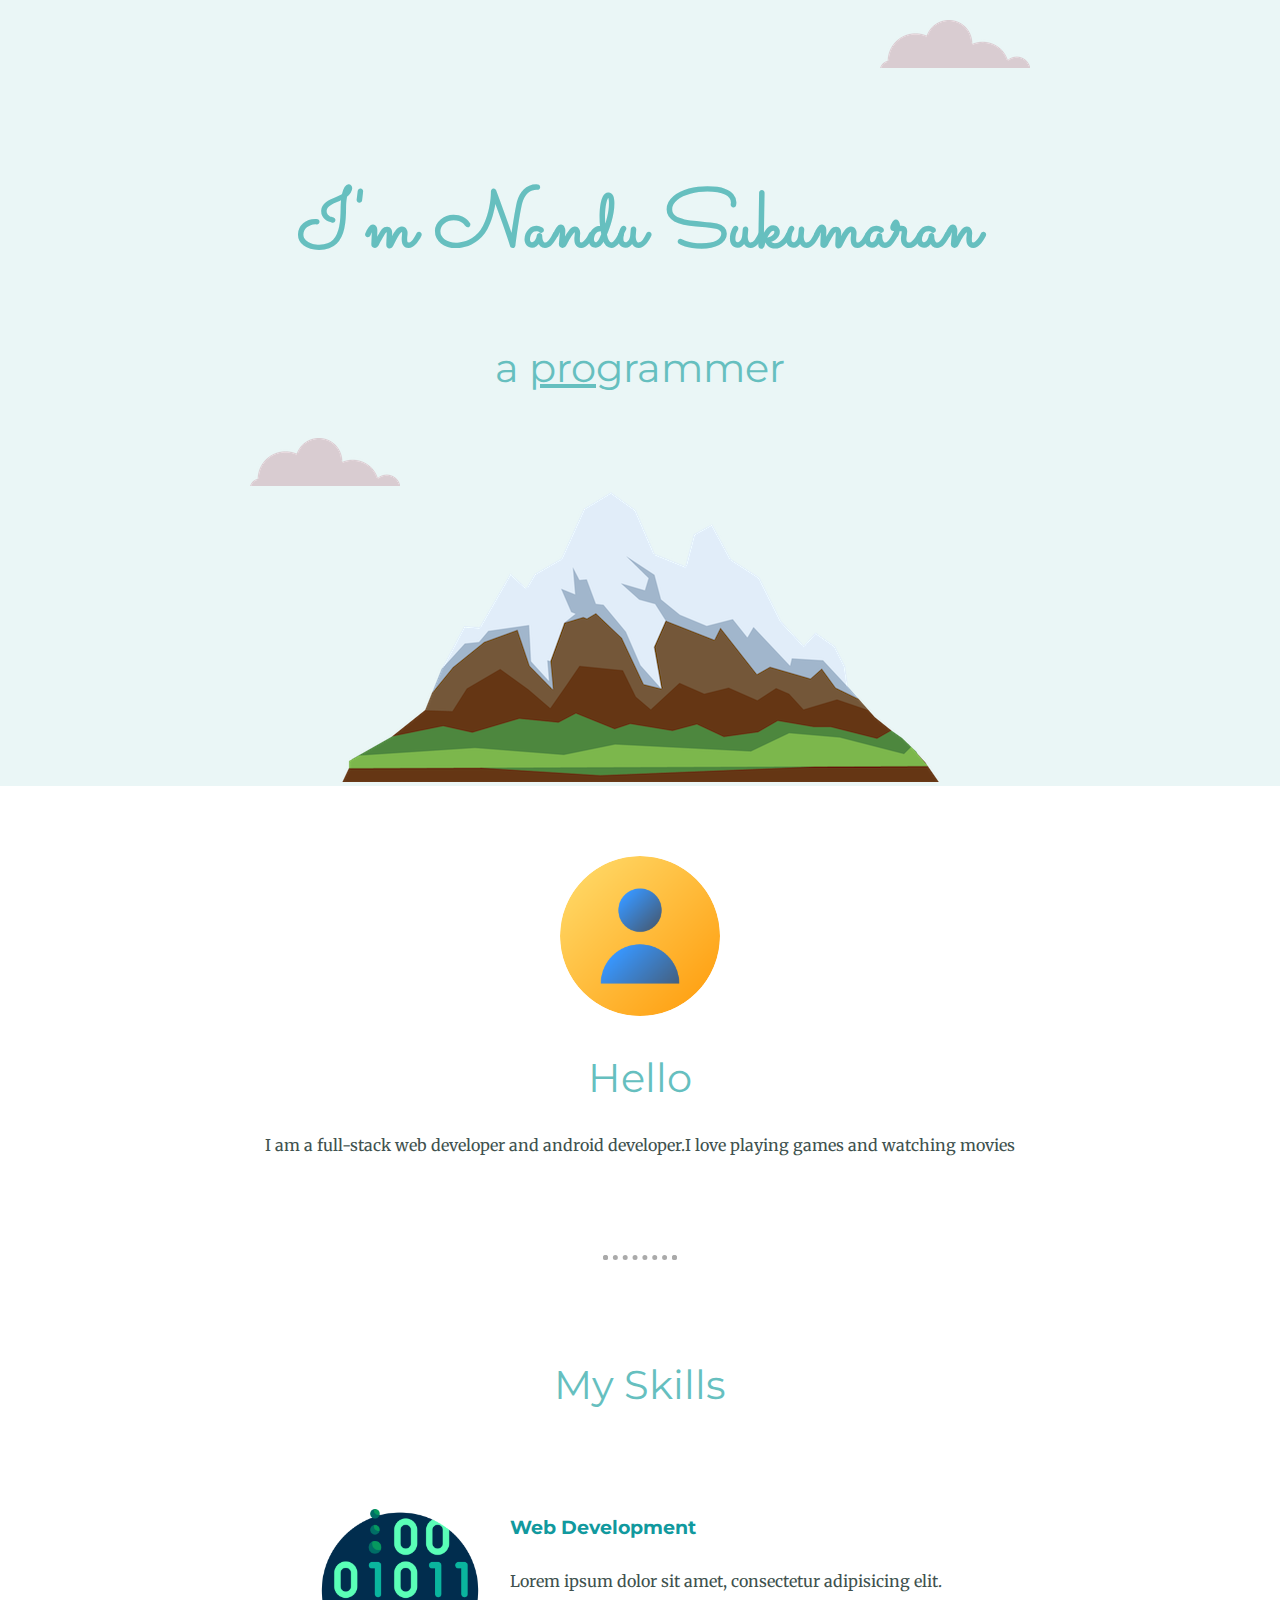
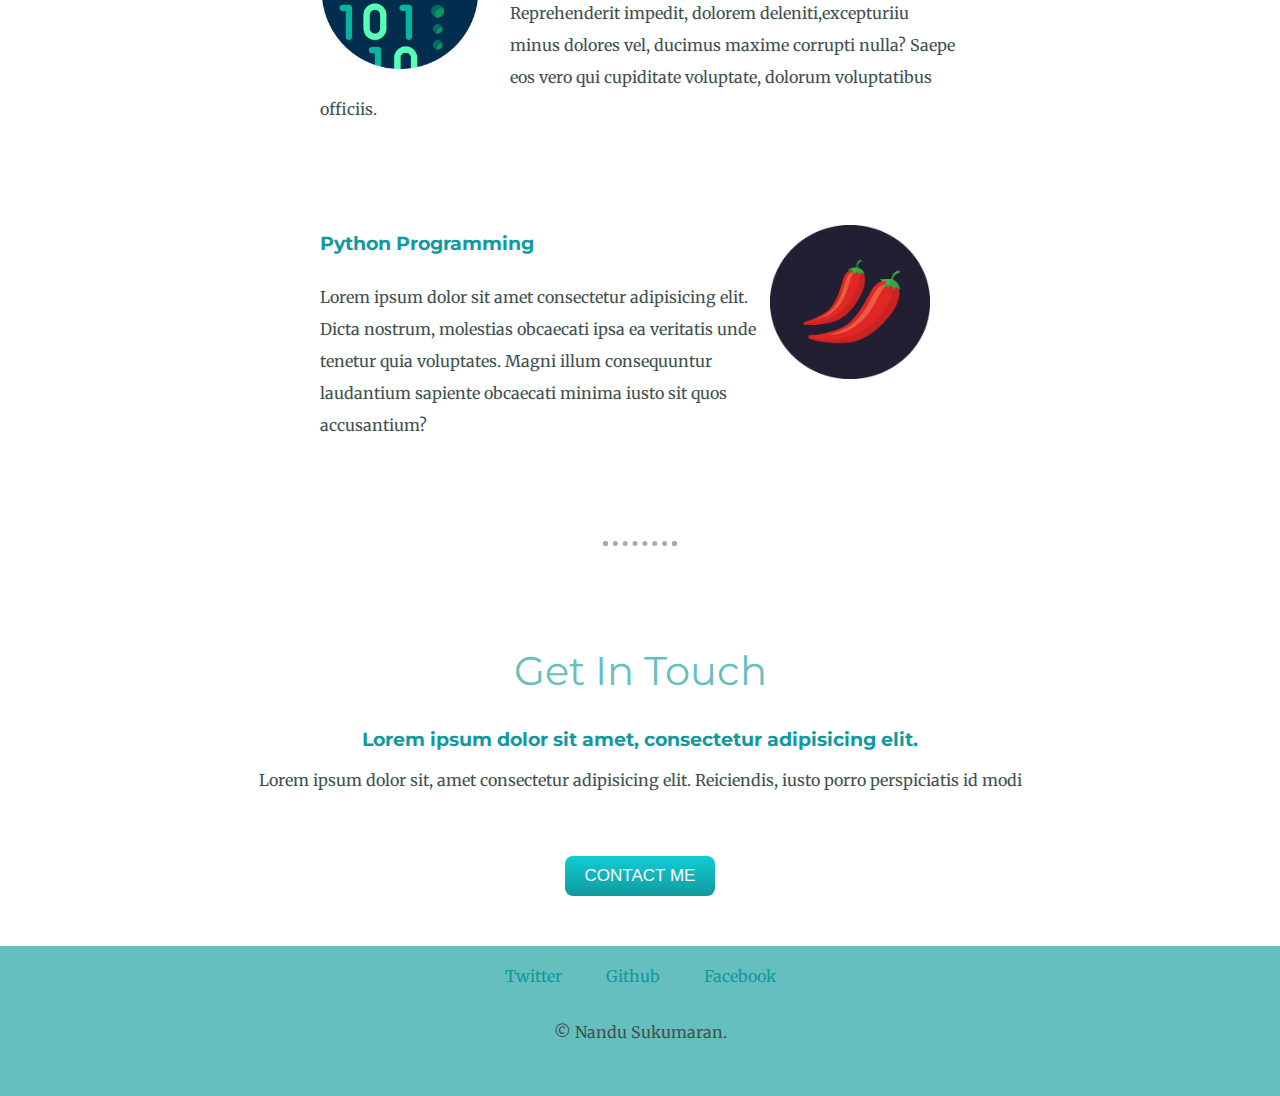
<file: index.html>
<!DOCTYPE html>
<html lang="en">

<head>
  <meta charset="UTF-8">
  <meta http-equiv="X-UA-Compatible" content="IE=edge">
  <meta name="viewport" content="width=device-width, initial-scale=1.0">
  <title>Nandu Sukumaran</title>
  <link rel="stylesheet" href="css/styles.css">
  <link rel="icon" href="css/favicon.ioc">
  <link rel="preconnect" href="https://fonts.googleapis.com">
  <link rel="preconnect" href="https://fonts.gstatic.com" crossorigin>
  <link href="https://fonts.googleapis.com/css2?family=Merriweather&family=Montserrat&family=Sacramento&display=swap"
    rel="stylesheet">
</head>

<body>
  <div class="top-container">
    <img src="image/cloud.png" alt="cloud-image" class="top_cloud_img">
    <h1>I'm Nandu Sukumaran</h1>
    <h2>a <span class="pro">pro</span>grammer</h2>
    <img src="image/cloud.png" alt="cloud-image" class="bottom_cloud_img">
    <img src="image/mountain.png" alt="mountain-image" class="mountain_img">
  </div>
  <div class="middle-container">
    <div class="profile">
      <img class="pro_pic" src="image/user.png" alt="pro-pic">
      <h2>Hello</h2>
      <p>I am a full-stack web developer and android developer.I love playing games and watching movies</p>
      <hr>
    </div>
    <div class="skills">
      <h2>My Skills</h2>
      <div class="skill_row">
        <img class="row-computer" src="image/binary-code.png" alt="computer-img">
        <h3>Web Development</h3>
        <p>Lorem ipsum dolor sit amet, consectetur adipisicing elit. Reprehenderit impedit, dolorem deleniti,excepturiiu
          minus dolores vel, ducimus maxime corrupti nulla? Saepe eos vero qui cupiditate voluptate, dolorum
          voluptatibus officiis.</p>
      </div>
      <div class="skill_row">
        <img class="row-chillies" src="image/chillies.png" alt="chillies">
        <h3>Python Programming</h3>
        <p>Lorem ipsum dolor sit amet consectetur adipisicing elit. Dicta nostrum, molestias obcaecati ipsa ea veritatis
          unde tenetur quia voluptates. Magni illum consequuntur laudantium sapiente obcaecati minima iusto sit quos
          accusantium?</p>
      </div>
      <hr>
    </div>
    <div>
      <h2>Get In Touch</h2>
      <h3>Lorem ipsum dolor sit amet, consectetur adipisicing elit.</h3>
      <p>Lorem ipsum dolor sit, amet consectetur adipisicing elit. Reiciendis, iusto porro perspiciatis id modi</p>
      <a class="btn" href="nandusukumaran7391@gmail.com">CONTACT ME</a>
    </div>


  </div>
  <div class="bottom-container">
    <a class="link" href="https://twitter.com/">Twitter</a>
    <a class="link" href="https://github.com/">Github</a>
    <a class="link" href="https://facebook.com">Facebook</a>
    <p>© Nandu Sukumaran.</p>

  </div>
</body>

</html>
</file>
<file: css/styles.css>
a {
    color: #11999E;
}

body {
    text-align: center;
    font-family: 'Merriweather', serif;
    margin: 0;
}

h1 {
    color: #66BFBF;
    margin: 50px auto 0 auto;
    font-size: 5rem;
    font-family: 'Sacramento', cursive;
    line-height: 2;
}

h2 {
    color: #66BFBF;
    font-size: 2.5rem;
    font-family: 'Montserrat', sans-serif;
    font-weight: normal;
}

h3 {
    font-family: 'Montserrat', sans-serif;
    color: #11999E;
}
hr{
    border-width: 5px;
    border-style: dotted;
    border-bottom: 0;
    width: 5%;
    border-color: #AAAAAA;
    margin: 100px auto 100px auto;
}
p{
    color: #40514E;
}

.bottom_cloud_img {
    position: absolute;
    left: 250px;
    bottom: 300px;
}

.top-container {
    background-color: #EAF6F6;
    position: relative;
    padding-top: 100px;
}

.top_cloud_img {
    position: absolute;
    right: 250px;
    top: 20px;
}

.pro {
    text-decoration: underline;
}

.pro_pic {
    border-radius: 100%;
    width: 12.44%;
    margin-top: 70px;
}

.skill_row {
    width: 50%;
    margin: 100px auto 100px auto;
    text-align: left;
    line-height: 2;
}

.row-computer {
    width: 25%;
    float: left;
    margin-right: 30px;
}

.row-chillies {
    width: 25%;
    float: right;
    margin-right: 30px;
}
.bottom-container{
    height: 150px;
    background-color: #66BFBF;
}

.btn {
    background: #11cdd4;
    background-image: -webkit-linear-gradient(top, #11cdd4, #11999e);
    background-image: -moz-linear-gradient(top, #11cdd4, #11999e);
    background-image: -ms-linear-gradient(top, #11cdd4, #11999e);
    background-image: -o-linear-gradient(top, #11cdd4, #11999e);
    background-image: linear-gradient(to bottom, #11cdd4, #11999e);
    -webkit-border-radius: 8;
    -moz-border-radius: 8;
    border-radius: 8px;
    font-family: Arial;
    color: #ffffff;
    font-size: 17px;
    padding: 10px 20px 10px 20px;
    text-decoration: none;
    margin: 50px 80px;
    display: inline-block;
}

.btn:hover {
    background: #30e3cb;
    background-image: -webkit-linear-gradient(top, #30e3cb, #2bc4ad);
    background-image: -moz-linear-gradient(top, #30e3cb, #2bc4ad);
    background-image: -ms-linear-gradient(top, #30e3cb, #2bc4ad);
    background-image: -o-linear-gradient(top, #30e3cb, #2bc4ad);
    background-image: linear-gradient(to bottom, #30e3cb, #2bc4ad);
    text-decoration: none;
}
.link{
    padding: 20px 20px;
    display: inline-block;
    text-decoration: none;
}
.link:hover{
    color: #30e3cb;
}
</file>
